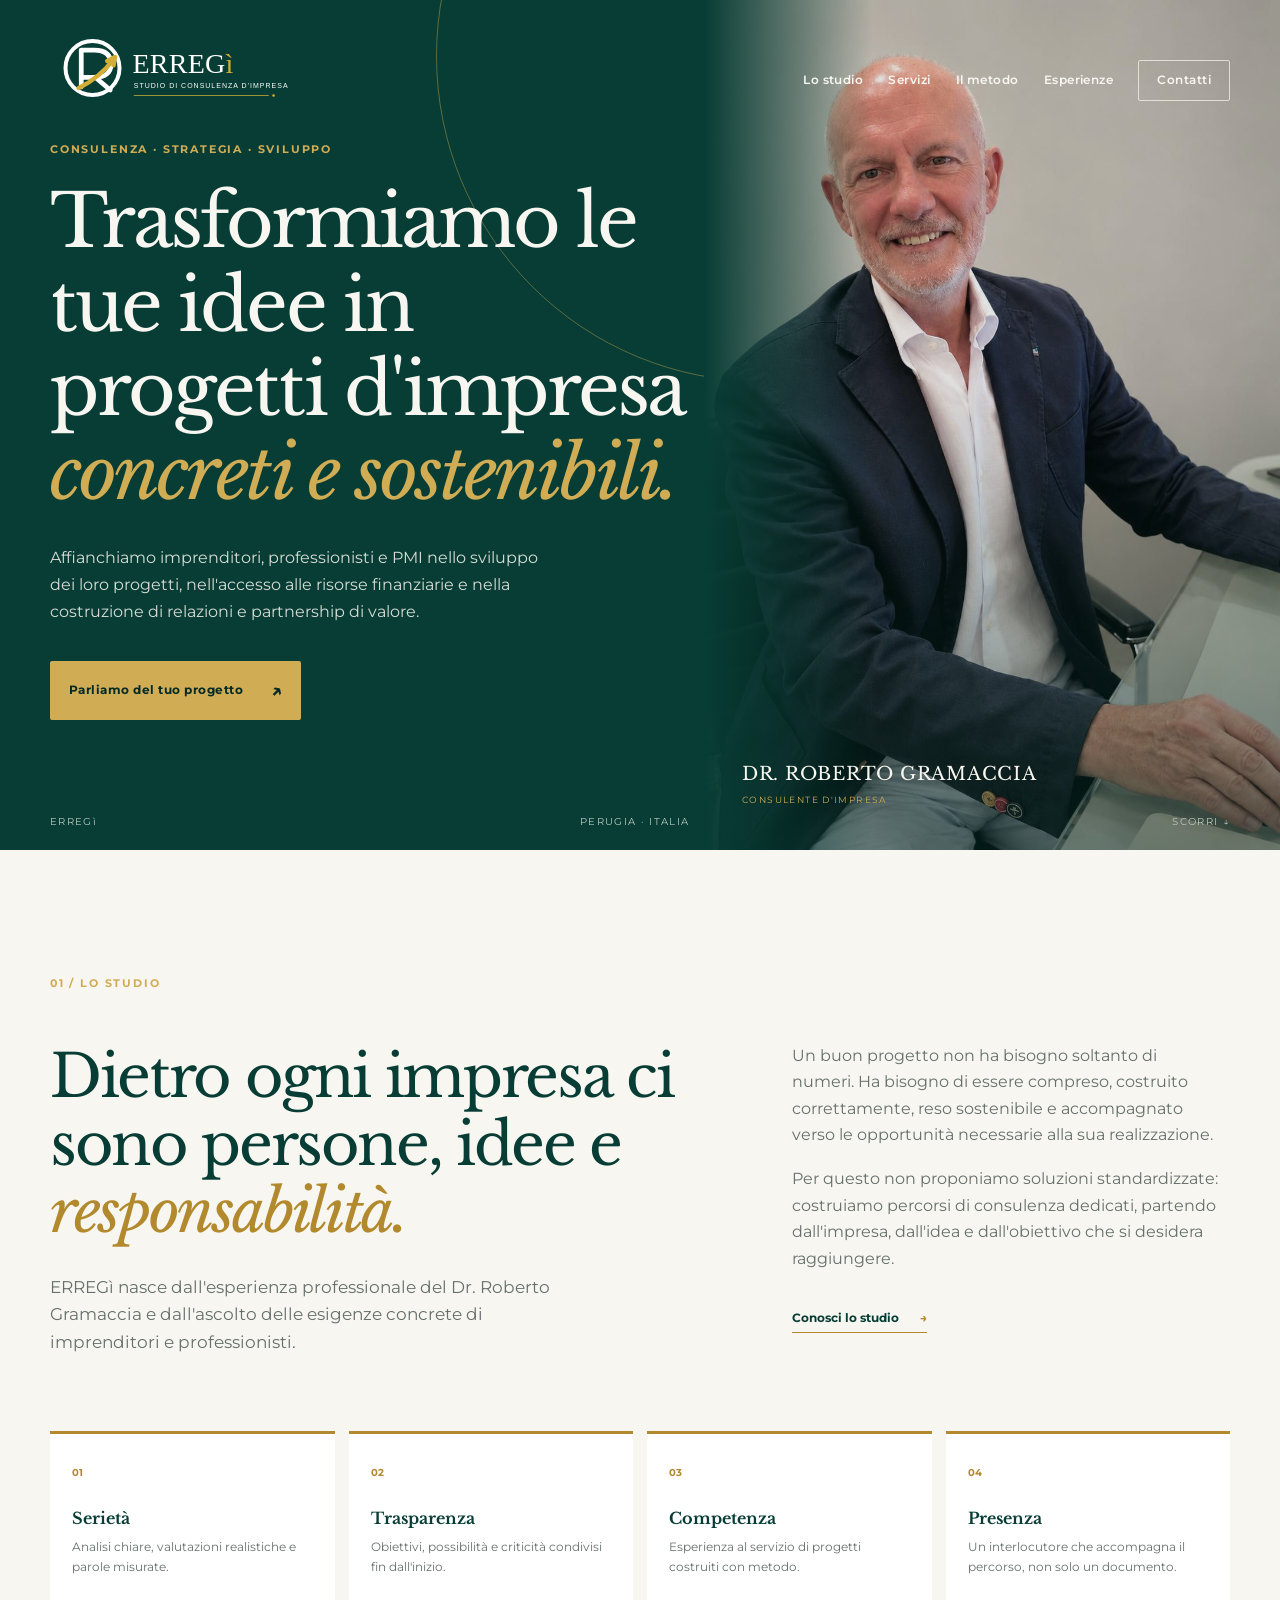
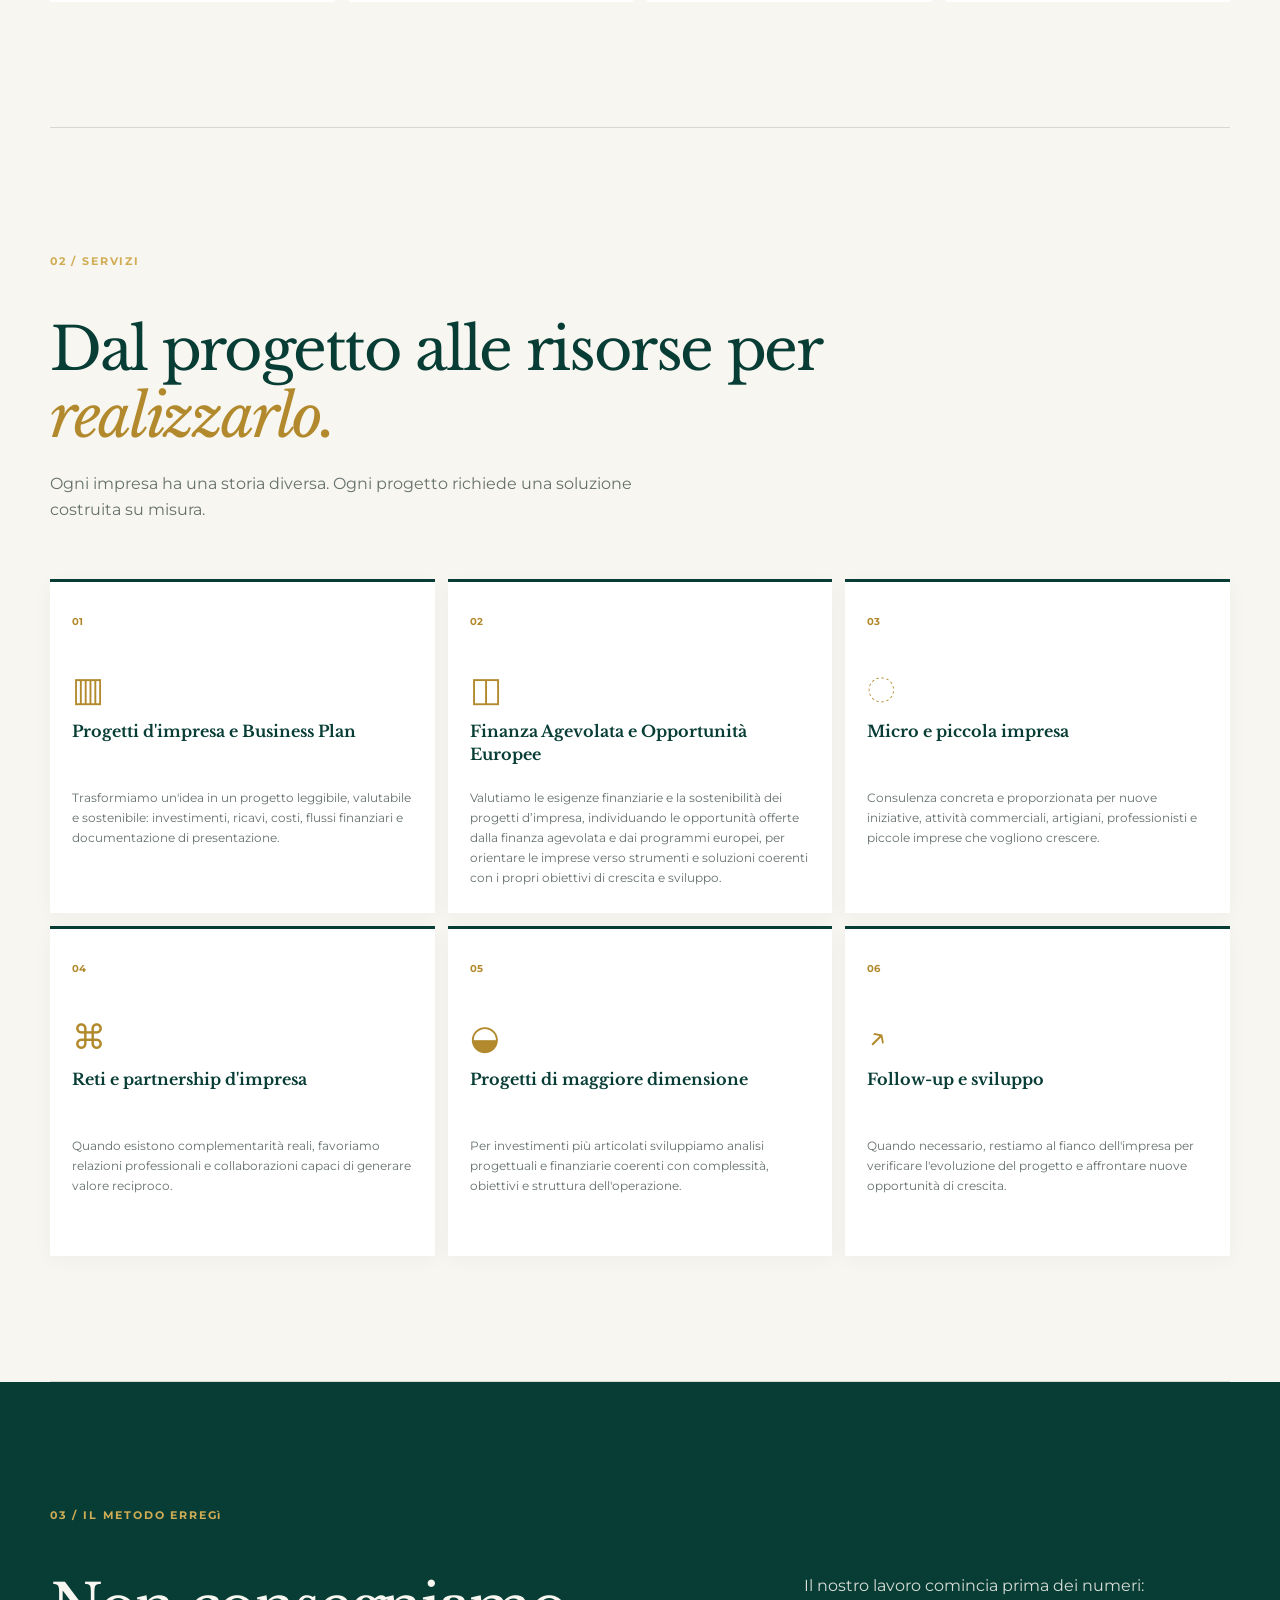
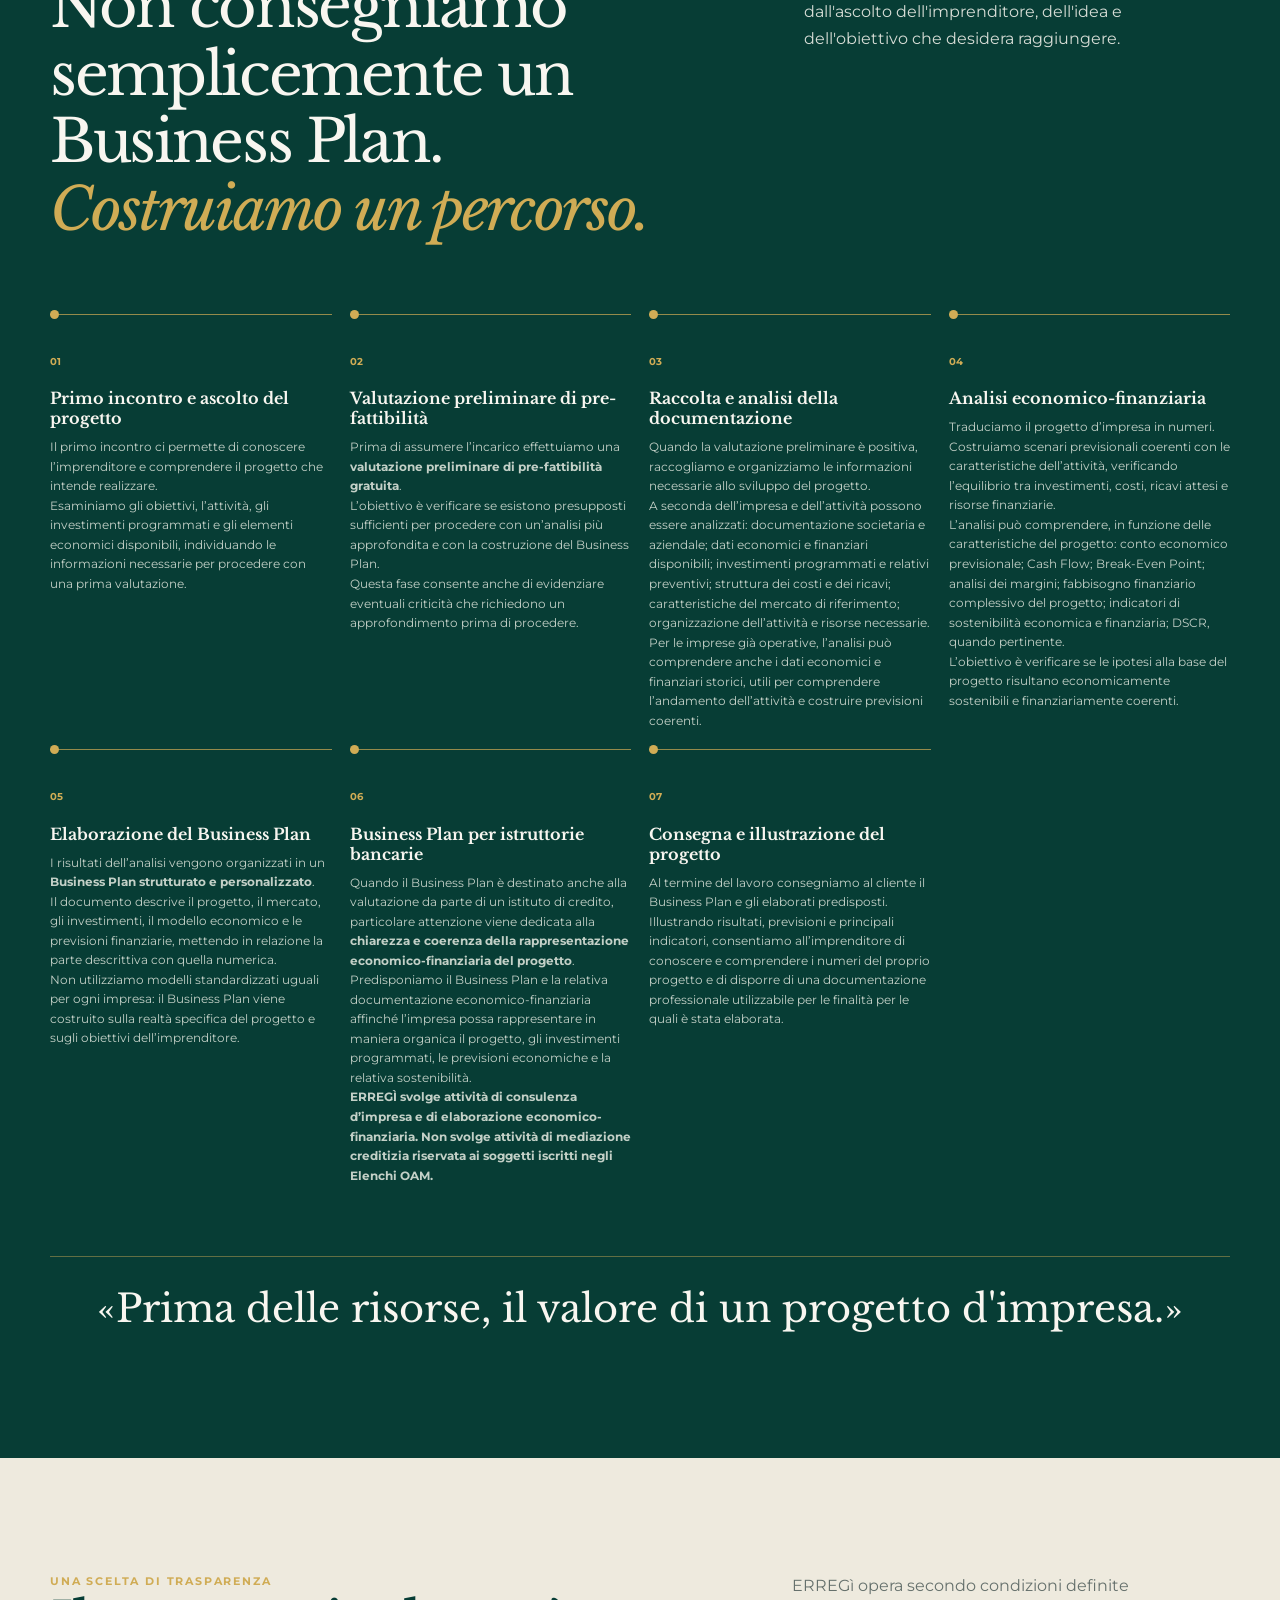
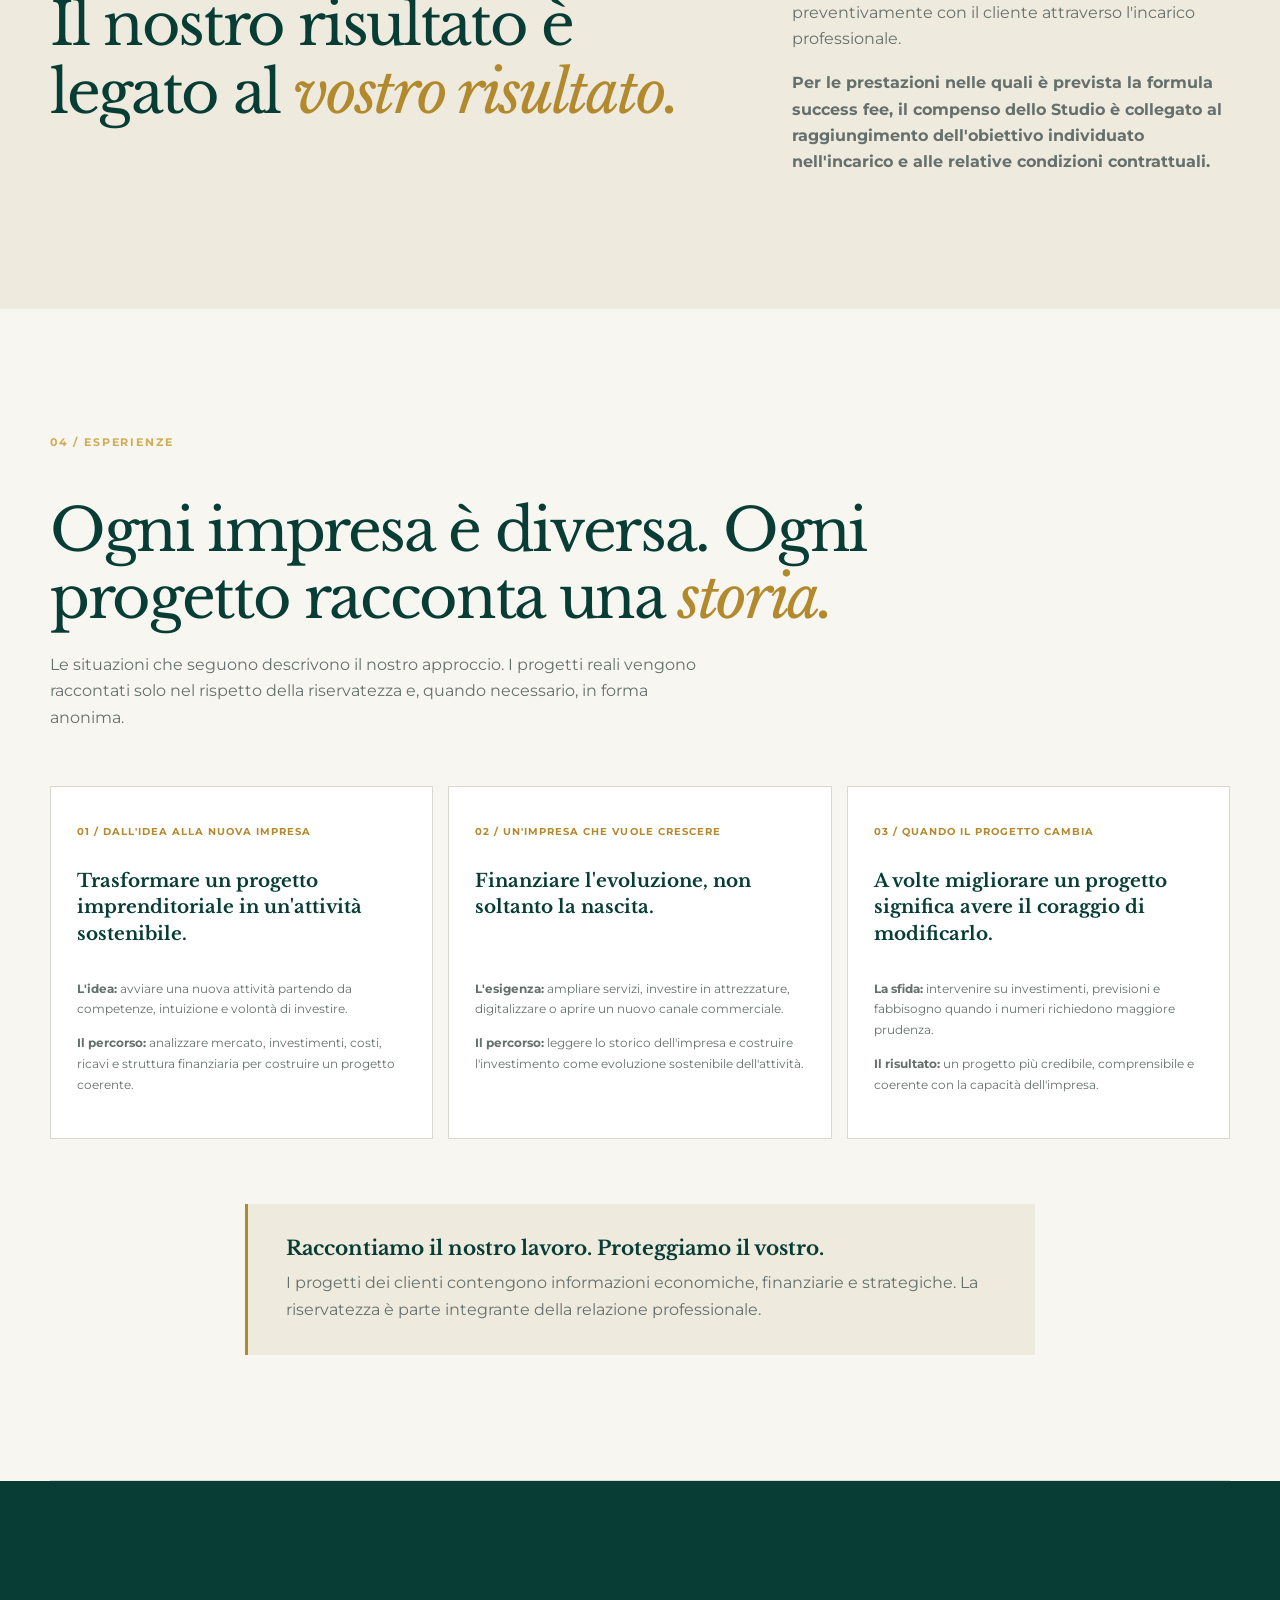
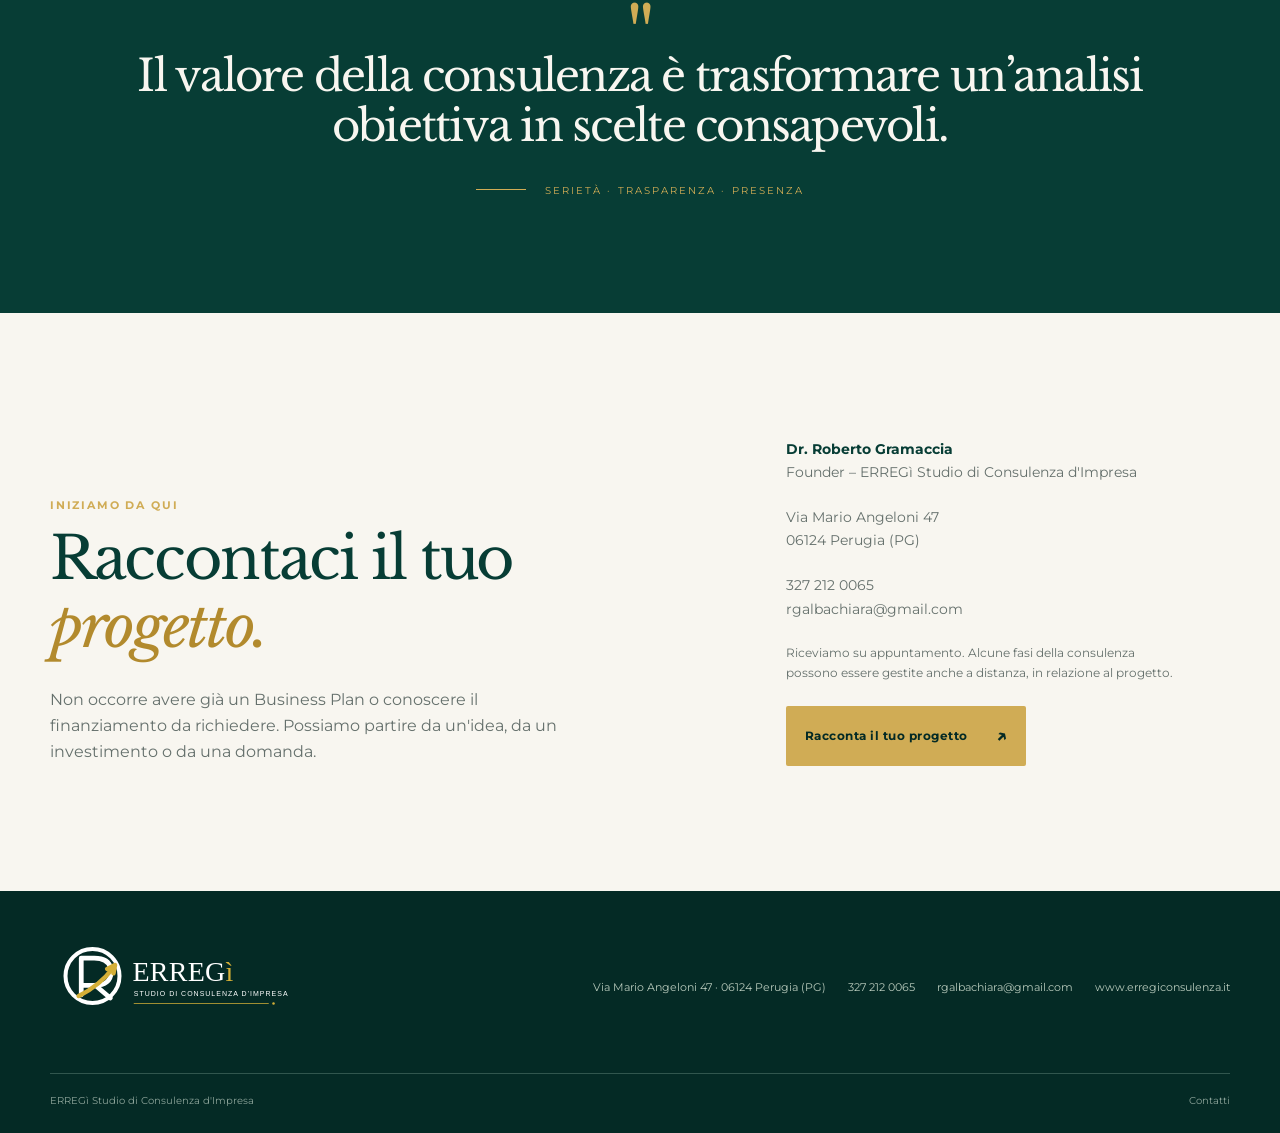
<file: index.html>
<!DOCTYPE html>
<html lang="it">
<head>
  <meta charset="UTF-8">
  <meta name="viewport" content="width=device-width, initial-scale=1.0">
  <meta name="description" content="ERREGì Studio di Consulenza d'Impresa: progetti d'impresa, business plan, accesso al credito e partnership per imprese e professionisti.">
  <title>ERREGì | Studio di Consulenza d'Impresa</title>

  <link rel="preconnect" href="https://fonts.googleapis.com">
  <link rel="preconnect" href="https://fonts.gstatic.com" crossorigin>
  <link href="https://fonts.googleapis.com/css2?family=Libre+Baskerville:ital,wght@0,400;0,700;1,400&family=Montserrat:wght@400;500;600;700&display=swap" rel="stylesheet">
  <link rel="stylesheet" href="style.css">

  <link rel="icon" type="image/x-icon" href="ERREGi_Logo_Kit_Definitivo/favicon.ico">
  <link rel="icon" type="image/png" sizes="16x16" href="ERREGi_Logo_Kit_Definitivo/favicon-16.png">
  <link rel="icon" type="image/png" sizes="32x32" href="ERREGi_Logo_Kit_Definitivo/favicon-32.png">
  <link rel="icon" type="image/png" sizes="192x192" href="ERREGi_Logo_Kit_Definitivo/favicon-192.png">
  <link rel="apple-touch-icon" sizes="180x180" href="ERREGi_Logo_Kit_Definitivo/favicon-180.png">
</head>
<body>
  <header class="site-header">
    <a class="brand" href="#home" aria-label="ERREGì home">
      <img class="brand-logo" src="ERREGi_Logo_Kit_Definitivo/ERREGi_logo_master_white_no_subtitle.svg" alt="ERREGì Studio di Consulenza d'Impresa">
    </a>

    <nav aria-label="Navigazione principale">
      <a href="#studio">Lo studio</a>
      <a href="#servizi">Servizi</a>
      <a href="#metodo">Il metodo</a>
      <a href="#esperienze">Esperienze</a>
      <a href="#contatti" class="nav-button">Contatti</a>
    </nav>
  </header>

  <main>
    <section class="hero" id="home">
      <div class="hero-content">
        <p class="overline">CONSULENZA · STRATEGIA · SVILUPPO</p>
        <h1>Trasformiamo le tue idee in progetti d'impresa <em>concreti e sostenibili.</em></h1>
        <p class="hero-description">Affianchiamo imprenditori, professionisti e PMI nello sviluppo dei loro progetti, nell'accesso alle risorse finanziarie e nella costruzione di relazioni e partnership di valore.</p>
        <a class="button button-gold" href="#contatti">Parliamo del tuo progetto <span>↗</span></a>
      </div>

      <div class="hero-image">
        <img src="roberto-gramaccia.jpeg" alt="Dott. Roberto Gramaccia">
        <div class="image-curve"></div>
        <div class="portrait-caption">DR. ROBERTO GRAMACCIA<br><small>CONSULENTE D'IMPRESA</small></div>
      </div>

      <div class="hero-bottom" aria-hidden="true">
        <span>ERREGì</span>
        <span>PERUGIA · ITALIA</span>
        <span>SCORRI ↓</span>
      </div>
    </section>

    <section class="intro section" id="studio">
      <div class="section-kicker">01 / LO STUDIO</div>
      <div class="intro-grid">
        <div>
          <h2>Dietro ogni impresa ci sono persone, idee e <em>responsabilità.</em></h2>
          <p class="intro-lead">ERREGì nasce dall'esperienza professionale del Dr. Roberto Gramaccia e dall'ascolto delle esigenze concrete di imprenditori e professionisti.</p>
        </div>
        <div class="intro-copy">
          <p>Un buon progetto non ha bisogno soltanto di numeri. Ha bisogno di essere compreso, costruito correttamente, reso sostenibile e accompagnato verso le opportunità necessarie alla sua realizzazione.</p>
          <p>Per questo non proponiamo soluzioni standardizzate: costruiamo percorsi di consulenza dedicati, partendo dall'impresa, dall'idea e dall'obiettivo che si desidera raggiungere.</p>
          <a class="underlined-link" href="#contatti">Conosci lo studio <span>→</span></a>
        </div>
      </div>

      <div class="values-grid" aria-label="Valori di ERREGì">
        <article class="value-card"><span>01</span><h3>Serietà</h3><p>Analisi chiare, valutazioni realistiche e parole misurate.</p></article>
        <article class="value-card"><span>02</span><h3>Trasparenza</h3><p>Obiettivi, possibilità e criticità condivisi fin dall'inizio.</p></article>
        <article class="value-card"><span>03</span><h3>Competenza</h3><p>Esperienza al servizio di progetti costruiti con metodo.</p></article>
        <article class="value-card"><span>04</span><h3>Presenza</h3><p>Un interlocutore che accompagna il percorso, non solo un documento.</p></article>
      </div>
    </section>

    <section class="services section" id="servizi">
      <div class="section-kicker">02 / SERVIZI</div>
      <div class="services-heading">
        <h2>Dal progetto alle risorse per <em>realizzarlo.</em></h2>
        <p>Ogni impresa ha una storia diversa. Ogni progetto richiede una soluzione costruita su misura.</p>
      </div>

      <div class="services-grid">
        <article class="service-card">
          <span class="number">01</span>
          <div class="service-icon">▥</div>
          <h3>Progetti d'impresa e Business Plan</h3>
          <p>Trasformiamo un'idea in un progetto leggibile, valutabile e sostenibile: investimenti, ricavi, costi, flussi finanziari e documentazione di presentazione.</p>
        </article>
        <article class="service-card">
          <span class="number">02</span>
          <div class="service-icon">◫</div>
          <h3>Finanza Agevolata e Opportunità Europee</h3>
          <p>Valutiamo le esigenze finanziarie e la sostenibilità dei progetti d’impresa, individuando le opportunità offerte dalla finanza agevolata e dai programmi europei, per orientare le imprese verso strumenti e soluzioni coerenti con i propri obiettivi di crescita e sviluppo.</p>
        </article>
        <article class="service-card">
          <span class="number">03</span>
          <div class="service-icon">◌</div>
          <h3>Micro e piccola impresa</h3>
          <p>Consulenza concreta e proporzionata per nuove iniziative, attività commerciali, artigiani, professionisti e piccole imprese che vogliono crescere.</p>
        </article>
        <article class="service-card">
          <span class="number">04</span>
          <div class="service-icon">⌘</div>
          <h3>Reti e partnership d'impresa</h3>
          <p>Quando esistono complementarità reali, favoriamo relazioni professionali e collaborazioni capaci di generare valore reciproco.</p>
        </article>
        <article class="service-card">
          <span class="number">05</span>
          <div class="service-icon">◒</div>
          <h3>Progetti di maggiore dimensione</h3>
          <p>Per investimenti più articolati sviluppiamo analisi progettuali e finanziarie coerenti con complessità, obiettivi e struttura dell'operazione.</p>
        </article>
        <article class="service-card">
          <span class="number">06</span>
          <div class="service-icon">↗</div>
          <h3>Follow-up e sviluppo</h3>
          <p>Quando necessario, restiamo al fianco dell'impresa per verificare l'evoluzione del progetto e affrontare nuove opportunità di crescita.</p>
        </article>
      </div>
    </section>

    <section class="method-section" id="metodo">
      <div class="section method-inner">
        <div class="section-kicker">03 / IL METODO ERREGì</div>
        <div class="method-heading">
          <h2>Non consegniamo semplicemente un Business Plan. <em>Costruiamo un percorso.</em></h2>
          <p>Il nostro lavoro comincia prima dei numeri: dall'ascolto dell'imprenditore, dell'idea e dell'obiettivo che desidera raggiungere.</p>
        </div>

        <ol class="method-steps">
          <li>
            <span>01</span>
            <h3>Primo incontro e ascolto del progetto</h3>
            <p>Il primo incontro ci permette di conoscere l’imprenditore e comprendere il progetto che intende realizzare.</p>
            <p>Esaminiamo gli obiettivi, l’attività, gli investimenti programmati e gli elementi economici disponibili, individuando le informazioni necessarie per procedere con una prima valutazione.</p>
          </li>
          <li>
            <span>02</span>
            <h3>Valutazione preliminare di pre-fattibilità</h3>
            <p>Prima di assumere l’incarico effettuiamo una <strong>valutazione preliminare di pre-fattibilità gratuita</strong>.</p>
            <p>L’obiettivo è verificare se esistono presupposti sufficienti per procedere con un’analisi più approfondita e con la costruzione del Business Plan.</p>
            <p>Questa fase consente anche di evidenziare eventuali criticità che richiedono un approfondimento prima di procedere.</p>
          </li>
          <li>
            <span>03</span>
            <h3>Raccolta e analisi della documentazione</h3>
            <p>Quando la valutazione preliminare è positiva, raccogliamo e organizziamo le informazioni necessarie allo sviluppo del progetto.</p>
            <p>A seconda dell’impresa e dell’attività possono essere analizzati: documentazione societaria e aziendale; dati economici e finanziari disponibili; investimenti programmati e relativi preventivi; struttura dei costi e dei ricavi; caratteristiche del mercato di riferimento; organizzazione dell’attività e risorse necessarie.</p>
            <p>Per le imprese già operative, l’analisi può comprendere anche i dati economici e finanziari storici, utili per comprendere l’andamento dell’attività e costruire previsioni coerenti.</p>
          </li>
          <li>
            <span>04</span>
            <h3>Analisi economico-finanziaria</h3>
            <p>Traduciamo il progetto d’impresa in numeri.</p>
            <p>Costruiamo scenari previsionali coerenti con le caratteristiche dell’attività, verificando l’equilibrio tra investimenti, costi, ricavi attesi e risorse finanziarie.</p>
            <p>L’analisi può comprendere, in funzione delle caratteristiche del progetto: conto economico previsionale; Cash Flow; Break-Even Point; analisi dei margini; fabbisogno finanziario complessivo del progetto; indicatori di sostenibilità economica e finanziaria; DSCR, quando pertinente.</p>
            <p>L’obiettivo è verificare se le ipotesi alla base del progetto risultano economicamente sostenibili e finanziariamente coerenti.</p>
          </li>
          <li>
            <span>05</span>
            <h3>Elaborazione del Business Plan</h3>
            <p>I risultati dell’analisi vengono organizzati in un <strong>Business Plan strutturato e personalizzato</strong>.</p>
            <p>Il documento descrive il progetto, il mercato, gli investimenti, il modello economico e le previsioni finanziarie, mettendo in relazione la parte descrittiva con quella numerica.</p>
            <p>Non utilizziamo modelli standardizzati uguali per ogni impresa: il Business Plan viene costruito sulla realtà specifica del progetto e sugli obiettivi dell’imprenditore.</p>
          </li>
          <li>
            <span>06</span>
            <h3>Business Plan per istruttorie bancarie</h3>
            <p>Quando il Business Plan è destinato anche alla valutazione da parte di un istituto di credito, particolare attenzione viene dedicata alla <strong>chiarezza e coerenza della rappresentazione economico-finanziaria del progetto</strong>.</p>
            <p>Predisponiamo il Business Plan e la relativa documentazione economico-finanziaria affinché l’impresa possa rappresentare in maniera organica il progetto, gli investimenti programmati, le previsioni economiche e la relativa sostenibilità.</p>
            <p><strong>ERREGÌ svolge attività di consulenza d’impresa e di elaborazione economico-finanziaria. Non svolge attività di mediazione creditizia riservata ai soggetti iscritti negli Elenchi OAM.</strong></p>
          </li>
          <li>
            <span>07</span>
            <h3>Consegna e illustrazione del progetto</h3>
            <p>Al termine del lavoro consegniamo al cliente il Business Plan e gli elaborati predisposti.</p>
            <p>Illustrando risultati, previsioni e principali indicatori, consentiamo all’imprenditore di conoscere e comprendere i numeri del proprio progetto e di disporre di una documentazione professionale utilizzabile per le finalità per le quali è stata elaborata.</p>
          </li>
        </ol>

        <div class="method-statement">
          <p>«Prima delle risorse, il valore di un progetto d'impresa.»</p>
        </div>
      </div>
    </section>

    <section class="success-section">
      <div class="section success-grid">
        <div>
          <div class="section-kicker">UNA SCELTA DI TRASPARENZA</div>
          <h2>Il nostro risultato è legato al <em>vostro risultato.</em></h2>
        </div>
        <div class="success-copy">
          <p>ERREGì opera secondo condizioni definite preventivamente con il cliente attraverso l'incarico professionale.</p>
          <p><strong>Per le prestazioni nelle quali è prevista la formula success fee, il compenso dello Studio è collegato al raggiungimento dell'obiettivo individuato nell'incarico e alle relative condizioni contrattuali.</strong></p>
        </div>
      </div>
    </section>

    <section class="experiences section" id="esperienze">
      <div class="section-kicker">04 / ESPERIENZE</div>
      <div class="experiences-heading">
        <h2>Ogni impresa è diversa. Ogni progetto racconta una <em>storia.</em></h2>
        <p>Le situazioni che seguono descrivono il nostro approccio. I progetti reali vengono raccontati solo nel rispetto della riservatezza e, quando necessario, in forma anonima.</p>
      </div>

      <div class="experience-grid">
        <article class="experience-card">
          <span>01 / DALL'IDEA ALLA NUOVA IMPRESA</span>
          <h3>Trasformare un progetto imprenditoriale in un'attività sostenibile.</h3>
          <p><strong>L'idea:</strong> avviare una nuova attività partendo da competenze, intuizione e volontà di investire.</p>
          <p><strong>Il percorso:</strong> analizzare mercato, investimenti, costi, ricavi e struttura finanziaria per costruire un progetto coerente.</p>
        </article>
        <article class="experience-card">
          <span>02 / UN'IMPRESA CHE VUOLE CRESCERE</span>
          <h3>Finanziare l'evoluzione, non soltanto la nascita.</h3>
          <p><strong>L'esigenza:</strong> ampliare servizi, investire in attrezzature, digitalizzare o aprire un nuovo canale commerciale.</p>
          <p><strong>Il percorso:</strong> leggere lo storico dell'impresa e costruire l'investimento come evoluzione sostenibile dell'attività.</p>
        </article>
        <article class="experience-card">
          <span>03 / QUANDO IL PROGETTO CAMBIA</span>
          <h3>A volte migliorare un progetto significa avere il coraggio di modificarlo.</h3>
          <p><strong>La sfida:</strong> intervenire su investimenti, previsioni e fabbisogno quando i numeri richiedono maggiore prudenza.</p>
          <p><strong>Il risultato:</strong> un progetto più credibile, comprensibile e coerente con la capacità dell'impresa.</p>
        </article>
      </div>

      <div class="confidentiality-box">
        <h3>Raccontiamo il nostro lavoro. Proteggiamo il vostro.</h3>
        <p>I progetti dei clienti contengono informazioni economiche, finanziarie e strategiche. La riservatezza è parte integrante della relazione professionale.</p>
      </div>
    </section>

    <section class="quote-section">
      <div class="quote-mark">&quot;</div>
      <blockquote>Il valore della consulenza è trasformare un’analisi obiettiva in scelte consapevoli.</blockquote>
      <div class="gold-line"></div>
      <span>SERIETÀ · TRASPARENZA · PRESENZA</span>
    </section>

    <section class="contact section" id="contatti">
      <div class="contact-inner">
        <div>
          <p class="overline">INIZIAMO DA QUI</p>
          <h2>Raccontaci il tuo <em>progetto.</em></h2>
          <p class="contact-intro">Non occorre avere già un Business Plan o conoscere il finanziamento da richiedere. Possiamo partire da un'idea, da un investimento o da una domanda.</p>
        </div>
        <div class="contact-details">
          <p><strong>Dr. Roberto Gramaccia</strong><br>Founder – ERREGì Studio di Consulenza d'Impresa</p>
          <p>Via Mario Angeloni 47<br>06124 Perugia (PG)</p>
          <p><a href="tel:+393272120065">327 212 0065</a><br><a href="mailto:rgalbachiara@gmail.com">rgalbachiara@gmail.com</a></p>
          <p class="contact-note">Riceviamo su appuntamento. Alcune fasi della consulenza possono essere gestite anche a distanza, in relazione al progetto.</p>
          <a class="button button-gold" href="mailto:rgalbachiara@gmail.com?subject=Richiesta%20di%20contatto%20-%20ERREG%C3%AC">Racconta il tuo progetto <span>↗</span></a>
        </div>
      </div>
    </section>
  </main>

  <footer class="footer">
    <a class="footer-brand" href="#home" aria-label="Torna alla home ERREGì">
      <img class="footer-logo" src="ERREGi_Logo_Kit_Definitivo/ERREGi_logo_master_white_no_subtitle.svg" alt="ERREGì Studio di Consulenza d'Impresa">
    </a>

    <div class="footer-contact">
      <span>Via Mario Angeloni 47 · 06124 Perugia (PG)</span>
      <a href="tel:+393272120065">327 212 0065</a>
      <a href="mailto:rgalbachiara@gmail.com">rgalbachiara@gmail.com</a>
      <a href="https://www.erregiconsulenza.it">www.erregiconsulenza.it</a>
    </div>

    <div class="footer-bottom">
      <span>ERREGì Studio di Consulenza d'Impresa</span>
      <a href="#contatti">Contatti</a>
    </div>
  </footer>
</body>
</html>
</file>
<file: style.css>
:root {
  --green: #073d35;
  --green-dark: #042a25;
  --gold: #b28a2d;
  --gold-light: #d0ac55;
  --cream: #f8f6f0;
  --ink: #1c2b28;
  --muted: #65706c;
  --line: #d9d8cf;
  --max: 1180px;
}

* {
  box-sizing: border-box;
}

html {
  scroll-behavior: smooth;
}

body {
  margin: 0;
  color: var(--ink);
  background: var(--cream);
  font-family: Montserrat, Arial, sans-serif;
  line-height: 1.65;
}

a {
  color: inherit;
  text-decoration: none;
}

.site-header {
  position: absolute;
  z-index: 5;
  top: 0;
  left: 50%;
  display: flex;
  align-items: center;
  justify-content: space-between;
  width: min(var(--max), calc(100% - 64px));
  padding: 28px 0;
  transform: translateX(-50%);
}

.brand {
  display: flex;
  align-items: center;
}

.brand-logo,
.footer-logo {
  display: block;
  width: 300px;
  height: auto;
  max-height: none;
}

nav {
  display: flex;
  align-items: center;
  gap: 25px;
  color: var(--cream);
  font-size: 0.72rem;
  font-weight: 600;
  letter-spacing: 0.04em;
}

nav a {
  transition: color 0.2s ease;
}

nav a:hover {
  color: var(--gold-light);
}

.nav-button {
  padding: 10px 18px;
  border: 1px solid rgba(248, 246, 240, 0.72);
  border-radius: 2px;
}

.hero {
  position: relative;
  display: flex;
  align-items: center;
  min-height: 720px;
  padding: 130px max(32px, calc((100% - var(--max)) / 2));
  overflow: hidden;
  color: var(--cream);
  background: var(--green);
}

.hero::before {
  content: "";
  position: absolute;
  top: -270px;
  right: 15%;
  width: 650px;
  height: 650px;
  border: 1px solid rgba(208, 172, 85, 0.42);
  border-radius: 50%;
}

.hero-content {
  position: relative;
  z-index: 2;
  width: 54%;
  animation: rise 0.9s ease both;
}

.overline,
.section-kicker {
  color: var(--gold-light);
  font-size: 0.67rem;
  font-weight: 700;
  letter-spacing: 0.17em;
}

h1,
h2,
blockquote {
  font-family: "Libre Baskerville", Georgia, serif;
  font-weight: 400;
  letter-spacing: -0.04em;
  line-height: 1.15;
}

h1 {
  margin: 22px 0 28px;
  font-size: clamp(3.35rem, 5.7vw, 6.2rem);
}

h2 {
  margin: 0;
  font-size: clamp(2.4rem, 4.6vw, 4.8rem);
}

h3 {
  margin-top: 0;
}

em {
  color: var(--gold-light);
  font-style: italic;
}

.hero-description {
  max-width: 500px;
  margin-bottom: 35px;
  color: #d7ddd6;
  font-size: 1.03rem;
}

.button {
  display: inline-flex;
  align-items: center;
  gap: 28px;
  padding: 14px 19px;
  border-radius: 2px;
  font-size: 0.75rem;
  font-weight: 700;
  letter-spacing: 0.04em;
  transition: transform 0.25s, background 0.25s;
}

.button:hover {
  transform: translateY(-3px);
}

.button-gold {
  color: var(--green-dark);
  background: var(--gold-light);
}

.button-gold:hover {
  background: #e0be69;
}

.button span {
  font-size: 1.2rem;
}

.hero-image {
  position: absolute;
  top: 0;
  right: -2%;
  width: 47%;
  height: 100%;
  overflow: hidden;
  background: #173e37;
}

.hero-image img {
  width: 100%;
  height: 100%;
  object-fit: cover;
  object-position: center top;
  opacity: 0.88;
  filter: saturate(0.85);
}

.hero-image::after {
  content: "";
  position: absolute;
  inset: 0;
  background:
    linear-gradient(90deg, var(--green) 0%, transparent 28%),
    linear-gradient(0deg, rgba(4, 42, 37, 0.5), transparent 55%);
}

.image-curve {
  position: absolute;
  z-index: 2;
  top: -70px;
  left: -390px;
  width: 690px;
  height: 850px;
  border-left: 5px solid var(--gold);
  border-radius: 50%;
}

.portrait-caption {
  position: absolute;
  z-index: 3;
  bottom: 42px;
  left: 38px;
  font: 1.15rem "Libre Baskerville", serif;
  letter-spacing: 0.04em;
}

.portrait-caption small {
  color: var(--gold-light);
  font: 0.58rem Montserrat, sans-serif;
  letter-spacing: 0.15em;
}

.hero-bottom {
  position: absolute;
  z-index: 3;
  right: max(32px, calc((100% - var(--max)) / 2));
  bottom: 20px;
  left: max(32px, calc((100% - var(--max)) / 2));
  display: flex;
  justify-content: space-between;
  color: #b9c9bd;
  font-size: 0.6rem;
  letter-spacing: 0.14em;
}

.section {
  width: min(var(--max), calc(100% - 64px));
  margin: auto;
}

.intro,
.services,
.experiences {
  padding: 125px 0;
  border-bottom: 1px solid var(--line);
}

.intro-grid {
  display: grid;
  grid-template-columns: 1.1fr 0.75fr;
  gap: 100px;
  margin-top: 50px;
}

.intro-grid h2,
.services-heading h2,
.experiences-heading h2,
.success-section h2,
.contact h2 {
  color: var(--green);
}

.intro-grid em,
.services-heading em,
.experiences-heading em,
.success-section em,
.contact h2 em {
  color: var(--gold);
}

.intro-lead {
  max-width: 535px;
  margin: 28px 0 0;
  color: var(--muted);
  font-size: 1.04rem;
}

.intro-copy {
  max-width: 430px;
  color: var(--muted);
}

.intro-copy p {
  margin-top: 0;
  margin-bottom: 18px;
}

.underlined-link {
  display: inline-block;
  margin-top: 18px;
  padding-bottom: 4px;
  border-bottom: 1px solid var(--gold);
  color: var(--green);
  font-size: 0.75rem;
  font-weight: 700;
}

.underlined-link span {
  margin-left: 18px;
  color: var(--gold);
}

.values-grid {
  display: grid;
  grid-template-columns: repeat(4, 1fr);
  gap: 14px;
  margin-top: 75px;
}

.value-card {
  padding: 24px 22px;
  border-top: 3px solid var(--gold);
  background: white;
}

.value-card span,
.number {
  color: var(--gold);
  font-size: 0.65rem;
  font-weight: 700;
}

.value-card h3 {
  margin: 23px 0 9px;
  color: var(--green);
  font: 700 1rem "Libre Baskerville", serif;
}

.value-card p {
  margin: 0;
  color: var(--muted);
  font-size: 0.78rem;
  line-height: 1.65;
}

.services-heading {
  max-width: 800px;
  margin: 45px 0 55px;
}

.services-heading p,
.experiences-heading p {
  max-width: 650px;
  margin: 20px 0 0;
  color: var(--muted);
}

.services-grid {
  display: grid;
  grid-template-columns: repeat(3, 1fr);
  gap: 13px;
}

.service-card {
  position: relative;
  min-height: 330px;
  padding: 25px 22px;
  border-top: 3px solid var(--green);
  background: white;
  box-shadow: 0 4px 18px rgba(7, 61, 53, 0.04);
  transition: transform 0.3s, box-shadow 0.3s;
}

.service-card:hover {
  transform: translateY(-7px);
  box-shadow: 0 16px 30px rgba(7, 61, 53, 0.12);
}

.service-icon {
  height: 42px;
  margin-top: 28px;
  color: var(--gold);
  font-size: 2.1rem;
}

.service-card h3 {
  min-height: 58px;
  margin: 17px 0 10px;
  color: var(--green);
  font: 700 1rem "Libre Baskerville", serif;
  line-height: 1.45;
}

.service-card p {
  margin: 0;
  color: var(--muted);
  font-size: 0.76rem;
  line-height: 1.65;
}

.method-section {
  padding: 125px 0;
  color: var(--cream);
  background: var(--green);
}

.method-inner {
  width: min(var(--max), calc(100% - 64px));
}

.method-heading {
  display: grid;
  grid-template-columns: 1.15fr 0.75fr;
  gap: 100px;
  margin-top: 48px;
}

.method-heading h2 {
  color: var(--cream);
}

.method-heading p {
  max-width: 420px;
  margin: 0;
  color: #d7ddd6;
}

.method-steps {
  display: grid;
  grid-template-columns: repeat(4, 1fr);
  gap: 18px;
  padding: 0;
  margin: 70px 0 0;
  list-style: none;
}

.method-steps li {
  position: relative;
  padding-top: 32px;
  border-top: 1px solid rgba(208, 172, 85, 0.7);
}

.method-steps li::before {
  content: "";
  position: absolute;
  top: -5px;
  left: 0;
  width: 9px;
  height: 9px;
  border-radius: 50%;
  background: var(--gold-light);
}

.method-steps span {
  color: var(--gold-light);
  font-size: 0.63rem;
  font-weight: 700;
}

.method-steps h3 {
  margin: 15px 0 10px;
  color: var(--cream);
  font: 700 1rem "Libre Baskerville", serif;
}

.method-steps p {
  margin: 0;
  color: #c3d0c7;
  font-size: 0.74rem;
  line-height: 1.65;
}

.method-statement {
  margin-top: 70px;
  padding-top: 28px;
  border-top: 1px solid rgba(208, 172, 85, 0.45);
  text-align: center;
}

.method-statement p {
  margin: 0;
  font: clamp(1.65rem, 3vw, 2.7rem) "Libre Baskerville", serif;
  line-height: 1.25;
}

.method-statement strong {
  color: var(--gold-light);
  font-weight: 400;
  font-style: italic;
}

.success-section {
  padding: 115px 0;
  background: #eeeade;
}

.success-grid {
  display: grid;
  grid-template-columns: 1.1fr 0.75fr;
  gap: 100px;
  align-items: start;
}

.success-copy {
  color: var(--muted);
}

.success-copy p {
  margin: 0 0 18px;
}

.experiences-heading {
  max-width: 820px;
  margin: 45px 0 55px;
}

.experience-grid {
  display: grid;
  grid-template-columns: repeat(3, 1fr);
  gap: 15px;
}

.experience-card {
  padding: 30px 26px;
  border: 1px solid var(--line);
  background: white;
}

.experience-card > span {
  color: var(--gold);
  font-size: 0.63rem;
  font-weight: 700;
  letter-spacing: 0.1em;
}

.experience-card h3 {
  min-height: 91px;
  margin: 24px 0 20px;
  color: var(--green);
  font: 700 1.15rem "Libre Baskerville", serif;
  line-height: 1.45;
}

.experience-card p {
  color: var(--muted);
  font-size: 0.78rem;
  line-height: 1.68;
}

.confidentiality-box {
  max-width: 790px;
  margin: 65px auto 0;
  padding: 32px 38px;
  border-left: 3px solid var(--gold);
  background: #eeeade;
}

.confidentiality-box h3 {
  margin-bottom: 10px;
  color: var(--green);
  font: 700 1.25rem "Libre Baskerville", serif;
}

.confidentiality-box p {
  margin: 0;
  color: var(--muted);
}

.quote-section {
  padding: 110px 32px;
  color: var(--cream);
  background: var(--green);
  text-align: center;
}

.quote-mark {
  height: 60px;
  color: var(--gold-light);
  font: 5rem "Libre Baskerville", serif;
}

.quote-section blockquote {
  max-width: 1080px;
  margin: 0 auto 25px;
  font-size: clamp(1.8rem, 3.4vw, 3.7rem);
}

.gold-line {
  display: inline-block;
  width: 50px;
  margin-right: 15px;
  border-top: 1px solid var(--gold-light);
  vertical-align: middle;
}

.quote-section > span {
  color: var(--gold-light);
  font-size: 0.65rem;
  letter-spacing: 0.2em;
}

.contact {
  padding: 125px 0;
}

.contact-inner {
  display: grid;
  grid-template-columns: 1.2fr 0.8fr;
  gap: 70px;
  align-items: end;
}

.contact-intro {
  max-width: 520px;
  margin: 26px 0 0;
  color: var(--muted);
}

.contact-details {
  max-width: 390px;
  color: var(--muted);
  font-size: 0.88rem;
}

.contact-details p {
  margin: 0 0 22px;
}

.contact-details strong {
  color: var(--green);
}

.contact-details a:hover {
  color: var(--gold);
}

.contact-note {
  font-size: 0.78rem;
}

.contact-disclaimer {
  max-width: 900px;
  margin-top: 75px;
  padding: 20px 24px;
  border-top: 1px solid var(--line);
  border-bottom: 1px solid var(--line);
  color: var(--muted);
  font-size: 0.7rem;
  line-height: 1.65;
}

.footer {
  display: grid;
  grid-template-columns: 1fr 1.6fr;
  gap: 32px;
  width: 100%;
  max-width: none;
  padding: 45px max(32px, calc((100% - var(--max)) / 2)) 25px;
  color: #d8e0d8;
  background: var(--green-dark);
}

.footer-brand {
  display: flex;
  align-items: center;
  width: max-content;
}

.footer-contact {
  display: flex;
  flex-wrap: wrap;
  gap: 8px 22px;
  align-content: center;
  justify-content: flex-end;
  color: #b7c9bb;
  font-size: 0.68rem;
}

.footer-contact a:hover,
.footer-bottom a:hover {
  color: var(--gold-light);
}

.footer-bottom {
  display: flex;
  grid-column: 1 / -1;
  justify-content: space-between;
  padding-top: 18px;
  border-top: 1px solid #31564e;
  color: #8da49a;
  font-size: 0.62rem;
}

@keyframes rise {
  from {
    opacity: 0;
    transform: translateY(25px);
  }

  to {
    opacity: 1;
    transform: translateY(0);
  }
}

@media (max-width: 1000px) {
  nav {
    gap: 16px;
    font-size: 0.66rem;
  }

  .hero-content {
    width: 58%;
  }

  .values-grid,
  .services-grid {
    grid-template-columns: repeat(2, 1fr);
  }

  .method-steps {
    grid-template-columns: repeat(2, 1fr);
    row-gap: 34px;
  }

  .experience-grid {
    grid-template-columns: 1fr;
  }

  .experience-card h3 {
    min-height: 0;
  }
}

@media (max-width: 800px) {
  .site-header {
    width: calc(100% - 40px);
    padding: 20px 0;
  }

  .brand-logo {
    width: 190px;
    max-height: none;
  }

  .footer-logo {
    width: 145px;
    max-height: none;
  }

  .site-header nav a:not(.nav-button) {
    display: none;
  }

  .nav-button {
    padding: 8px 12px;
    color: #ffffff;
    border-color: rgba(255, 255, 255, 0.72);
  }

  .hero {
    display: block;
    min-height: 0;
    padding: 125px 20px 0;
  }

  .hero::before {
    top: -330px;
    right: -260px;
    width: 570px;
    height: 570px;
  }

  .hero-content {
    position: relative;
    z-index: 3;
    width: 100%;
    padding-bottom: 36px;
  }

  .hero-content h1 {
    margin: 18px 0 22px;
    font-size: clamp(3rem, 12vw, 4.5rem);
    line-height: 1.03;
  }

  .hero-description {
    max-width: 340px;
    margin-bottom: 22px;
    font-size: 0.98rem;
  }

  .hero-image {
    position: relative;
    top: auto;
    right: auto;
    bottom: auto;
    width: calc(100% + 40px);
    height: auto;
    margin-left: -20px;
    overflow: hidden;
    aspect-ratio: 3 / 4;
    background: var(--green-dark);
  }

  .hero-image img {
    display: block;
    width: 100%;
    height: 100%;
    object-fit: contain;
    object-position: center top;
    opacity: 0.92;
    filter: saturate(0.85);
  }

  .hero-image::after {
    background:
      linear-gradient(
        180deg,
        var(--green) 0%,
        rgba(7, 61, 53, 0.78) 3%,
        rgba(7, 61, 53, 0.28) 8%,
        rgba(7, 61, 53, 0.06) 14%,
        transparent 20%
      ),
      linear-gradient(0deg, rgba(4, 42, 37, 0.35), transparent 30%);
  }

  .image-curve {
    top: -5%;
    left: -48%;
    width: 145%;
    height: 112%;
    border-left-width: 3px;
  }

  .portrait-caption {
    bottom: 24px;
    left: 20px;
    font-size: 0.92rem;
  }

  .portrait-caption small {
    font-size: 0.5rem;
  }

  .hero-bottom {
    display: none;
  }

  .section,
  .method-inner {
    width: calc(100% - 40px);
  }

  .intro,
  .services,
  .experiences,
  .method-section,
  .success-section,
  .contact {
    padding: 80px 0;
  }

  .intro-grid,
  .method-heading,
  .success-grid,
  .contact-inner {
    grid-template-columns: 1fr;
    gap: 35px;
  }

  .values-grid,
  .services-grid {
    grid-template-columns: 1fr 1fr;
  }

  .values-grid {
    margin-top: 45px;
  }

  .method-steps {
    grid-template-columns: 1fr 1fr;
    margin-top: 50px;
  }

  .method-statement {
    margin-top: 50px;
  }

  .contact-disclaimer {
    margin-top: 50px;
  }

  .footer {
    grid-template-columns: 1fr;
    padding-right: 20px;
    padding-left: 20px;
  }

  .footer-contact {
    justify-content: flex-start;
  }

  .footer-bottom {
    grid-column: auto;
    flex-direction: column;
    gap: 8px;
  }
}

@media (max-width: 480px) {
  .site-header {
    padding-top: 16px;
    padding-bottom: 16px;
  }

  .brand-logo {
    width: 175px;
  }

  .footer-logo {
    width: 145px;
  }

  .hero {
    padding-top: 105px;
  }

  .hero-content {
    padding-bottom: 32px;
  }

  .hero-content h1 {
    margin-top: 16px;
    margin-bottom: 20px;
    font-size: 3.05rem;
  }

  .hero-description {
    max-width: 325px;
    margin-bottom: 20px;
    font-size: 0.92rem;
  }

  .button {
    gap: 18px;
    padding: 13px 16px;
  }

  .hero-image {
    width: calc(100% + 40px);
    margin-left: -20px;
  }

  .image-curve {
    top: -4%;
    left: -50%;
    width: 150%;
    height: 110%;
  }

  .portrait-caption {
    bottom: 18px;
    left: 16px;
    font-size: 0.82rem;
  }

  .portrait-caption small {
    font-size: 0.45rem;
  }

  .values-grid,
  .services-grid,
  .method-steps {
    grid-template-columns: 1fr;
  }

  .success-section {
    padding-right: 0;
    padding-left: 0;
  }

  .contact-disclaimer {
    padding: 18px 0;
  }
}

@media (orientation: landscape) and (max-height: 500px) {
  .site-header {
    width: calc(100% - 40px);
    padding: 12px 0;
  }

  .brand-logo {
    width: 150px;
    max-height: none;
  }

  .footer-logo {
    width: 145px;
    max-height: none;
  }

  .site-header nav a:not(.nav-button) {
    display: none;
  }

  .nav-button {
    padding: 8px 12px;
    color: #ffffff;
  }

  .hero {
    display: block;
    min-height: 0;
    padding: 82px 20px 0;
  }

  .hero::before {
    top: -360px;
    right: -220px;
    width: 530px;
    height: 530px;
  }

  .hero-content {
    position: relative;
    z-index: 3;
    width: 100%;
    padding-bottom: 24px;
  }

  .hero-content h1 {
    margin: 10px 0 14px;
    font-size: clamp(2.25rem, 6vw, 3.3rem);
    line-height: 1.05;
  }

  .hero-description {
    max-width: 560px;
    margin-bottom: 16px;
    font-size: 0.88rem;
  }

  .button {
    gap: 16px;
    padding: 10px 14px;
  }

  .hero-image {
    position: relative;
    top: auto;
    right: auto;
    bottom: auto;
    width: calc(100% + 40px);
    height: auto;
    margin-left: -20px;
    aspect-ratio: 3 / 4;
    background: var(--green-dark);
  }

  .hero-image img {
    width: 100%;
    height: 100%;
    object-fit: contain;
    object-position: center top;
  }

  .hero-image::after {
    background:
      linear-gradient(
        180deg,
        var(--green) 0%,
        rgba(7, 61, 53, 0.78) 3%,
        rgba(7, 61, 53, 0.28) 8%,
        rgba(7, 61, 53, 0.06) 14%,
        transparent 20%
      ),
      linear-gradient(0deg, rgba(4, 42, 37, 0.35), transparent 30%);
  }

  .image-curve {
    top: -5%;
    left: -48%;
    width: 145%;
    height: 112%;
    border-left-width: 3px;
  }

  .portrait-caption {
    display: block;
    position: absolute;
    z-index: 3;
    bottom: 18px;
    left: 20px;
    color: var(--cream);
    font-size: 0.9rem;
    line-height: 1.25;
  }

  .portrait-caption small {
    color: var(--gold-light);
    font-size: 0.45rem;
    letter-spacing: 0.13em;
  }

  .hero-bottom {
    display: none;
  }
}

@media (prefers-reduced-motion: reduce) {
  html {
    scroll-behavior: auto;
  }

  *,
  *::before,
  *::after {
    animation: none !important;
    transition: none !important;
  }
}
</file>
